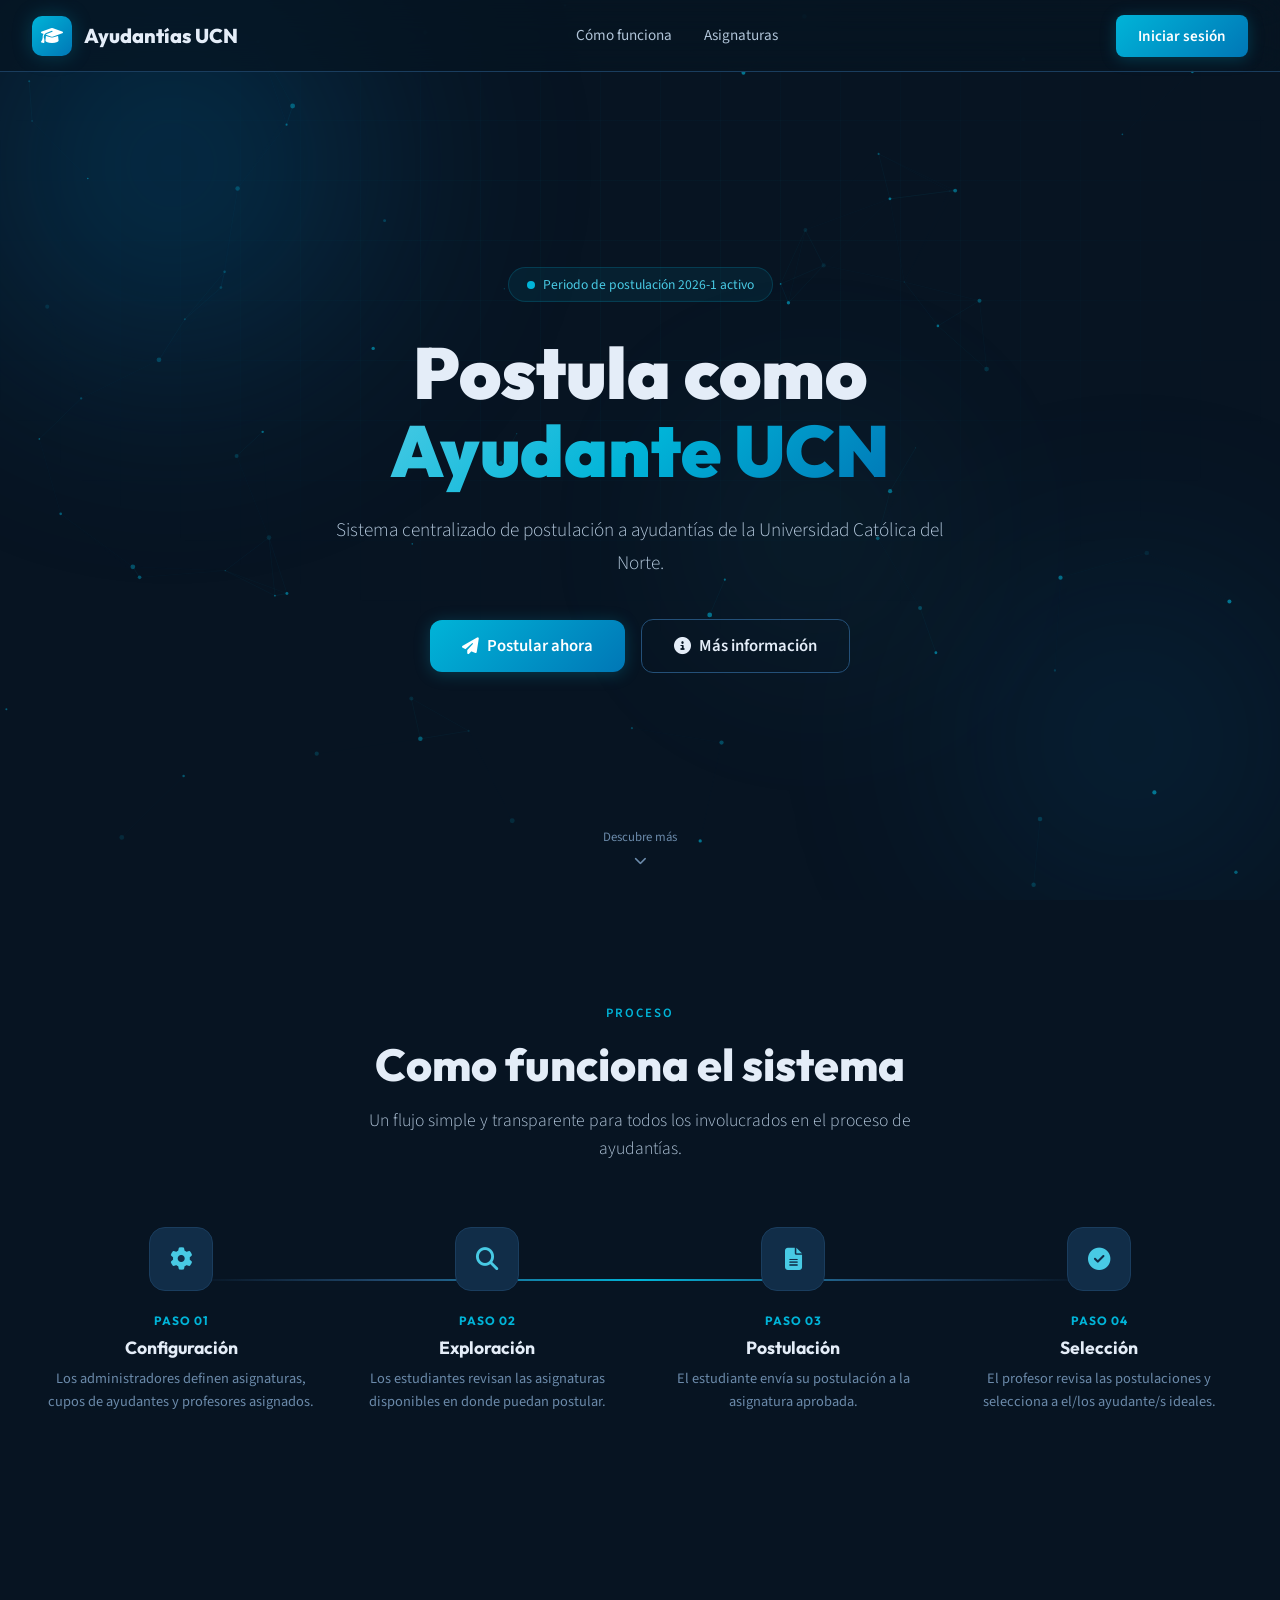
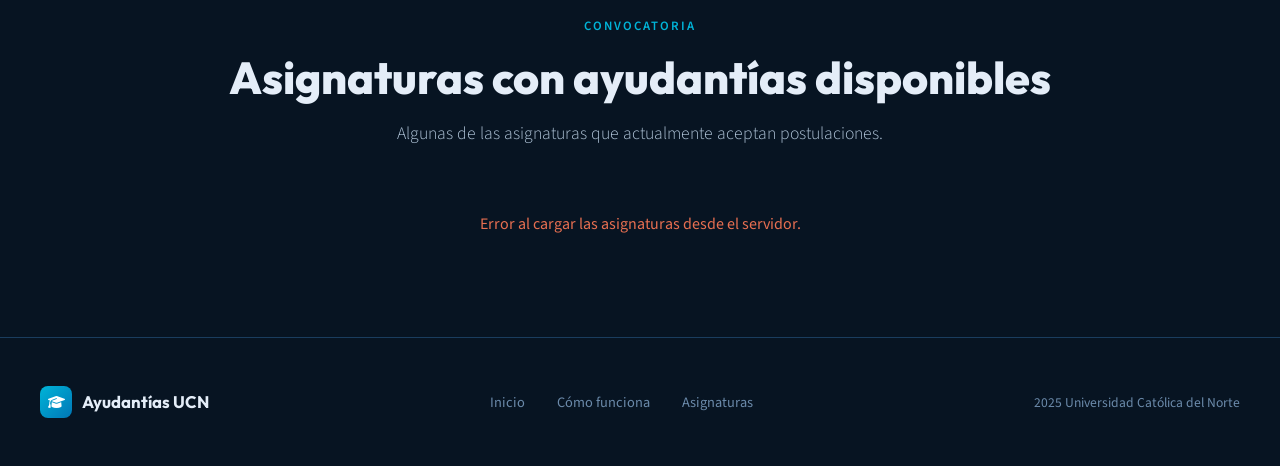
<file: index.html>
<!DOCTYPE html>
<html lang="es">
<head>
  <meta charset="UTF-8">
  <meta name="viewport" content="width=device-width, initial-scale=1.0">
  <title>Ayudantías UCN</title>
  <link rel="stylesheet" href="css/styles.css">
  <link href="https://fonts.googleapis.com/css2?family=Outfit:wght@200;400;600;800;900&family=Source+Sans+3:wght@300;400;600;700&display=swap" rel="stylesheet">
  <link rel="stylesheet" href="https://cdnjs.cloudflare.com/ajax/libs/font-awesome/6.5.1/css/all.min.css">
</head>
<body>

  
  <div class="bg-atmosphere">
    <div class="orb orb-1"></div>
    <div class="orb orb-2"></div>
    <div class="orb orb-3"></div>
  </div>
  <div class="bg-grid"></div>
  <canvas id="particleCanvas"></canvas>

 
  <div class="content-wrapper">

    
    <nav class="navbar" id="navbar">
      <a href="#" class="nav-brand">
        <div class="brand-icon"><i class="fas fa-graduation-cap"></i></div>
        Ayudantías UCN
      </a>
      <ul class="nav-links" id="navLinks">
        <li><a href="#como-funciona">Cómo funciona</a></li>
        <li><a href="#asignaturas">Asignaturas</a></li>
      </ul>
      <div class="nav-actions">
        <button class="btn btn-primary" onclick="openModal('login')">Iniciar sesión</button>
        <button class="nav-toggle" id="navToggle" aria-label="Abrir menú">
          <i class="fas fa-bars"></i>
        </button>
      </div>
    </nav>

    
    <section class="hero">
      <div class="hero-inner">
        <div class="hero-badge">
          <span class="pulse-dot"></span>
          Periodo de postulación 2026-1 activo
        </div>
        <h1>
          Postula como<br>
          <span class="gradient-text">Ayudante UCN</span>
        </h1>
        <p class="hero-desc">
          Sistema centralizado de postulación a ayudantías de la Universidad Católica del Norte. 
        </p>
        <div class="hero-actions">
          <button class="btn btn-primary btn-large" onclick="openModal('login')">
            <i class="fas fa-paper-plane"></i>
            Postular ahora
          </button>
          <button class="btn btn-outline-light btn-large" onclick="document.getElementById('como-funciona').scrollIntoView({behavior:'smooth'})">
            <i class="fas fa-info-circle"></i>
            Más información
          </button>
        </div>
      </div>
      <div class="hero-scroll-hint">
        <span>Descubre más</span>
        <i class="fas fa-chevron-down"></i>
      </div>
    </section>

    
    <section id="como-funciona">
      <div class="section-container">
        <div class="section-header reveal">
          <span class="section-tag">Proceso</span>
          <h2>Como funciona el sistema</h2>
          <p>Un flujo simple y transparente para todos los involucrados en el proceso de ayudantías.</p>
        </div>
        <div class="steps-grid">
          <div class="step-card reveal">
            <div class="step-icon"><i class="fas fa-cog"></i></div>
            <div class="step-number">PASO 01</div>
            <h3>Configuración</h3>
            <p>Los administradores definen asignaturas, cupos de ayudantes y profesores asignados.</p>
          </div>
          <div class="step-card reveal">
            <div class="step-icon"><i class="fas fa-search"></i></div>
            <div class="step-number">PASO 02</div>
            <h3>Exploración</h3>
            <p>Los estudiantes revisan las asignaturas disponibles en donde puedan postular.</p>
          </div>
          <div class="step-card reveal">
            <div class="step-icon"><i class="fas fa-file-alt"></i></div>
            <div class="step-number">PASO 03</div>
            <h3>Postulación</h3>
            <p>El estudiante envía su postulación a la asignatura aprobada.</p>
          </div>
          <div class="step-card reveal">
            <div class="step-icon"><i class="fas fa-check-circle"></i></div>
            <div class="step-number">PASO 04</div>
            <h3>Selección</h3>
            <p>El profesor revisa las postulaciones y selecciona a el/los ayudante/s ideales.</p>
          </div>
        </div>
      </div>
    </section>

    
    <section id="asignaturas">
      <div class="section-container">
        <div class="section-header reveal">
          <span class="section-tag">Convocatoria</span>
          <h2>Asignaturas con ayudantías disponibles</h2>
          <p>Algunas de las asignaturas que actualmente aceptan postulaciones.</p>
        </div>
        <div class="courses-grid reveal" id="coursesGrid">
          <!-- Se llena con JS -->
        </div>
      </div>
    </section>

  
    <footer class="footer">
      <div class="footer-inner">
        <div class="footer-brand">
          <div class="brand-icon"><i class="fas fa-graduation-cap"></i></div>
          Ayudantías UCN
        </div>
        <ul class="footer-links">
          <li><a href="#">Inicio</a></li>
          <li><a href="#como-funciona">Cómo funciona</a></li>
          <li><a href="#asignaturas">Asignaturas</a></li>
        </ul>
        <div class="footer-copy">2025 Universidad Católica del Norte</div>
      </div>
    </footer>
  </div>

  
  <div class="modal-overlay" id="modalOverlay" role="dialog" aria-modal="true">
    <div class="modal">
      <div class="modal-header">
        <h3 id="modalTitle">Iniciar sesión</h3>
        <button class="modal-close" onclick="closeModal()" aria-label="Cerrar modal">
          <i class="fas fa-times"></i>
        </button>
      </div>
      <div class="modal-body" id="modalBody">
        <!-- Se llena con JS -->
      </div>
    </div>
  </div>

  <div class="modal-overlay" id="googleMockOverlay" role="dialog" aria-modal="true">
    <div class="modal" style="max-width: 400px;">
      <div class="modal-header">
        <h3 style="font-size: 1.1rem; font-weight: 600; display: flex; align-items: center; gap: 10px;">
          <svg width="20" height="20" viewBox="0 0 48 48"><path fill="#EA4335" d="M24 9.5c3.54 0 6.71 1.22 9.21 3.6l6.85-6.85C35.9 2.38 30.47 0 24 0 14.62 0 6.51 5.38 2.56 13.22l7.98 6.19C12.43 13.72 17.74 9.5 24 9.5z"/><path fill="#4285F4" d="M46.98 24.55c0-1.57-.15-3.09-.38-4.55H24v9.02h12.94c-.58 2.96-2.26 5.48-4.78 7.18l7.73 6c4.51-4.18 7.09-10.36 7.09-17.65z"/><path fill="#FBBC05" d="M10.53 28.59c-.48-1.45-.76-2.99-.76-4.59s.27-3.14.76-4.59l-7.98-6.19C.92 16.46 0 20.12 0 24c0 3.88.92 7.54 2.56 10.78l7.97-6.19z"/><path fill="#34A853" d="M24 48c6.48 0 11.93-2.13 15.89-5.81l-7.73-6c-2.15 1.45-4.92 2.3-8.16 2.3-6.26 0-11.57-4.22-13.47-9.91l-7.98 6.19C6.51 42.62 14.62 48 24 48z"/></svg>
          Acceder por primera vez
        </h3>
        <button class="modal-close" onclick="closeGoogleMock()" aria-label="Cerrar modal">
          <i class="fas fa-times"></i>
        </button>
      </div>
      <div class="modal-body" id="googleMockBody" style="text-align: center;">
        <!-- Se llena con JS -->
      </div>
    </div>
  </div>

 
  <div class="toast-container" id="toastContainer"></div>

  <script src="js/common.js" defer></script>
  <script src="js/landing.js" defer></script>
  <script src="js/particles.js" defer></script>

</body>
</html>
</file>
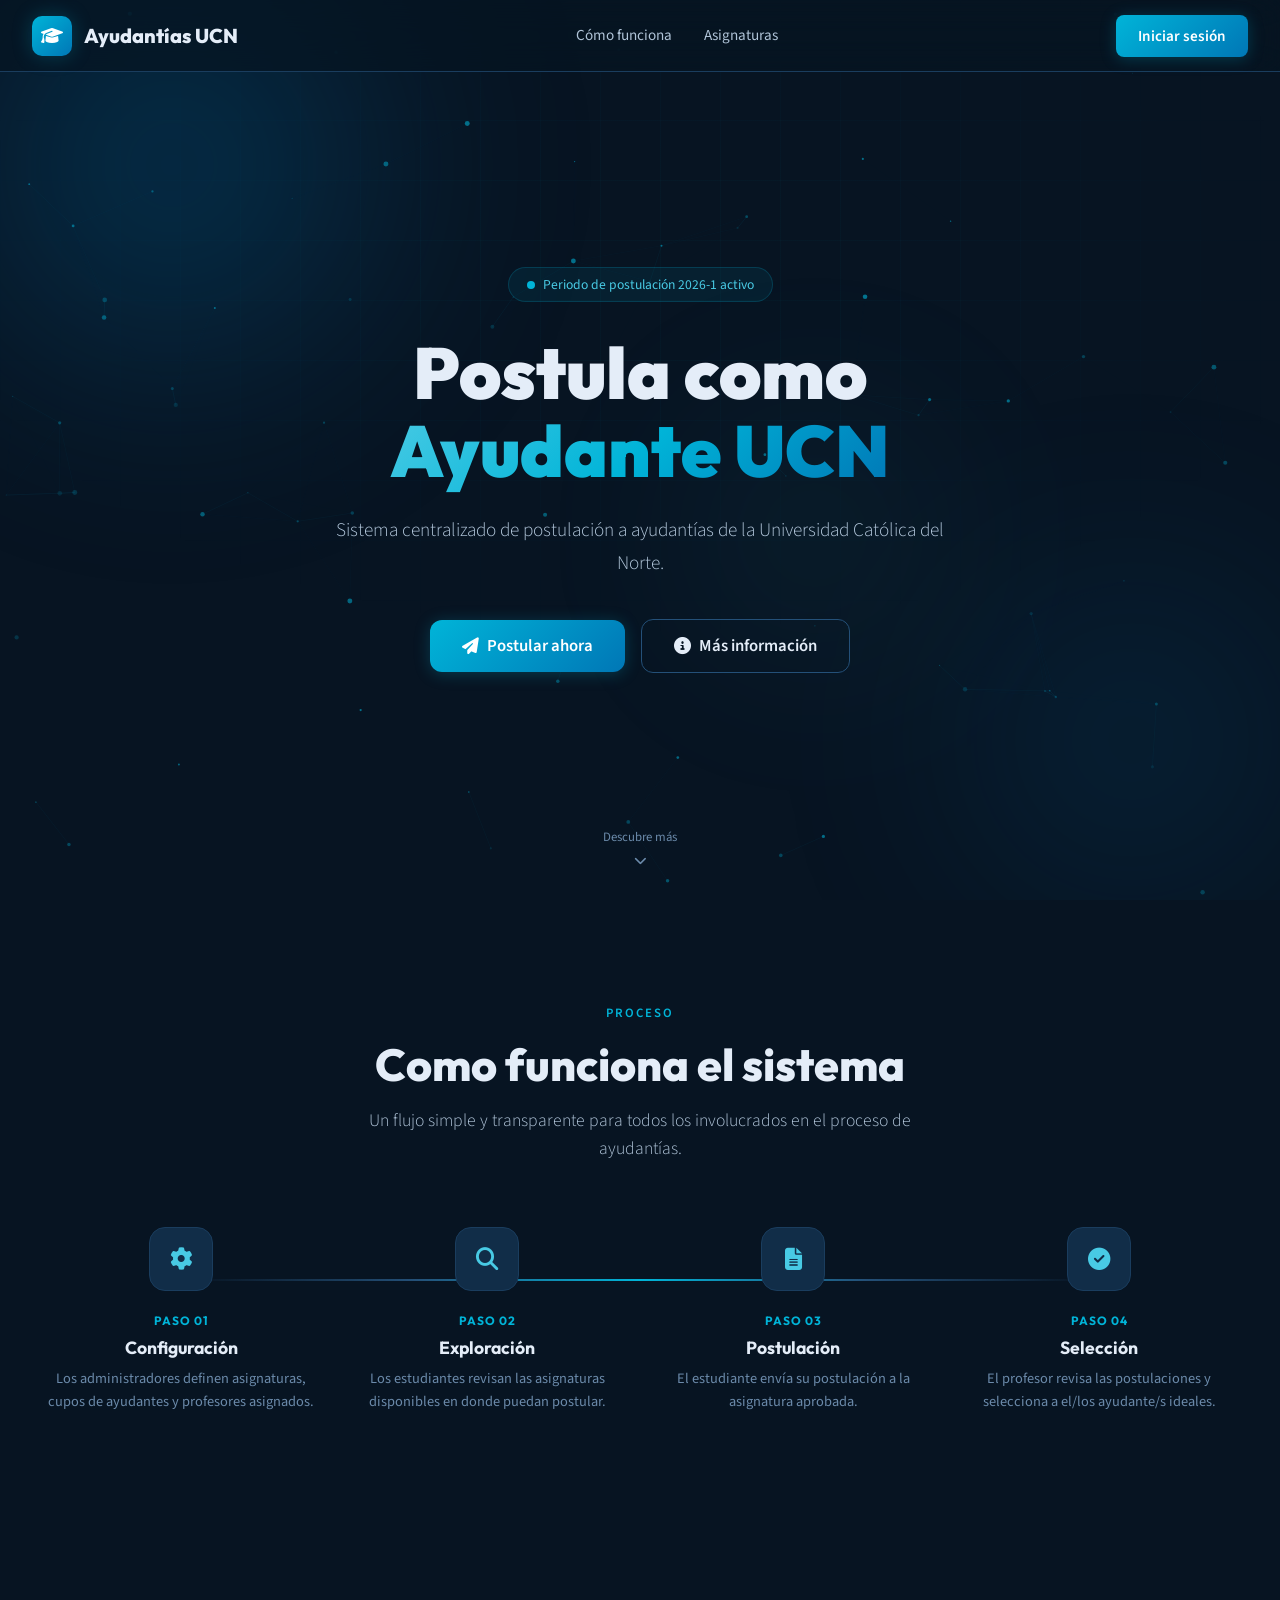
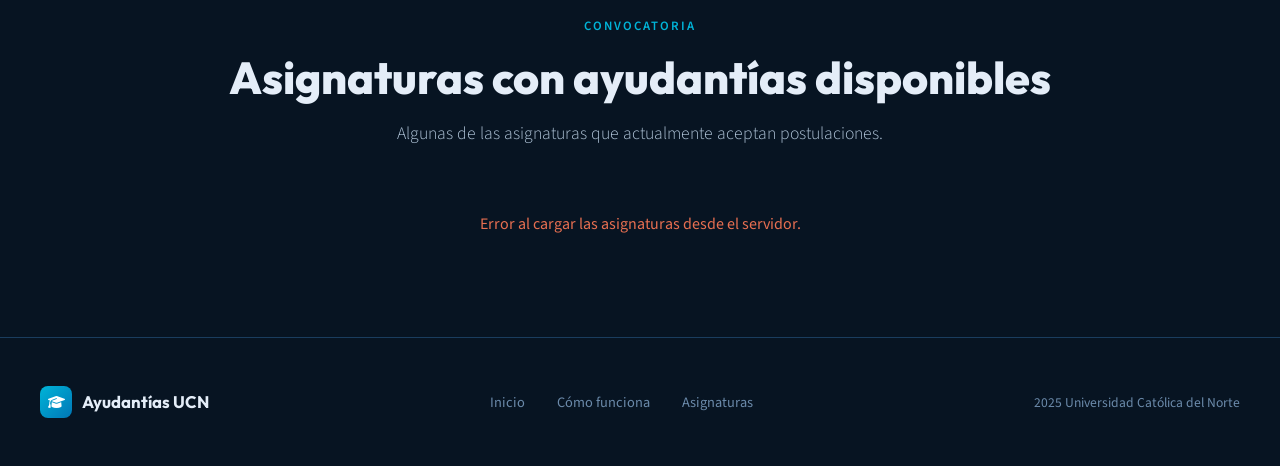
<file: admin.html>
<!DOCTYPE html>
<html lang="es">
<head>
  <meta charset="UTF-8">
  <meta name="viewport" content="width=device-width, initial-scale=1.0">
  <title>Ayudantías UCN | Panel Administrador</title>
  <link rel="stylesheet" href="css/styles.css">
  <link href="https://fonts.googleapis.com/css2?family=Outfit:wght@200;400;600;800;900&family=Source+Sans+3:wght@300;400;600;700&display=swap" rel="stylesheet">
  <link rel="stylesheet" href="https://cdnjs.cloudflare.com/ajax/libs/font-awesome/6.5.1/css/all.min.css">
</head>
<body>

  <div id="app-admin" class="app-page" style="display:block;">
    <header class="app-header">
      <div class="app-header-left">
        <div class="brand-icon-sm" style="background: linear-gradient(135deg, var(--warning), #d48a42);"><i class="fas fa-cogs"></i></div>
        <span>Sistema de Ayudantías</span>
        <span style="font-size:0.75rem; color:var(--warning); font-weight:700; margin-left:8px; opacity:0.8;">| Panel Administrador</span>
      </div>
      <div class="app-header-right">
        <div class="app-user-pill">
          <div class="app-avatar-sm" style="background: linear-gradient(135deg, var(--warning), #d48a42);" id="adminHeaderAvatar">AD</div>
          <span id="adminHeaderName">Administrador</span>
        </div>
        <button class="btn btn-ghost" style="padding: 8px 16px;" onclick="Sesion.limpiar(); window.location.href='index.html';">
          <i class="fas fa-sign-out-alt"></i> Salir
        </button>
      </div>
    </header>

    <div class="app-content" style="padding-top: 2rem;">
      <div style="max-width: 960px; margin: 0 auto; padding: 0 1.5rem 4rem;">

        <div style="margin-bottom: 2.5rem; display: flex; justify-content: space-between; align-items: center; flex-wrap: wrap; gap: 1rem;">
          <div>
            <h2 style="font-size: 1.8rem;">Apertura de Ayudantías</h2>
            <p style="color: var(--muted);">Configura qué asignaturas aceptarán postulaciones este semestre.</p>
          </div>
          
          <button id="btnSincronizar" class="btn btn-primary" onclick="sincronizarDatosUCN()" style="background: linear-gradient(135deg, var(--accent), var(--accent-deep)); box-shadow: 0 4px 16px var(--accent-glow);">
            <i class="fas fa-sync-alt"></i> Sincronizar Datos UCN
          </button>
        </div>

        <div class="panel-card" style="margin-bottom: 3rem;">
          <h3 style="margin-bottom: 1.5rem; font-size: 1.2rem; border-bottom: 1px solid var(--border); padding-bottom: 10px;">Nueva Apertura</h3>
          <form id="formApertura" style="display: grid; grid-template-columns: 1fr 1fr; gap: 20px;">
            
            <div class="form-group" style="grid-column: span 2;">
              <label>Asignatura (Catálogo)</label>
              <select id="selectRamo" class="form-input" required>
                <option value="">Cargando asignaturas...</option>
              </select>
            </div>

            <div class="form-group">
              <label>NRC Específico</label>
              <input type="text" id="inputNrc" class="form-input" placeholder="Ej: 10404" list="nrcSuggestions" required>
              <datalist id="nrcSuggestions"></datalist>
            </div>

            <div class="form-group">
              <label>Cantidad de Cupos</label>
              <input type="number" id="inputCupos" class="form-input" min="1" value="1" required>
            </div>

            <div class="form-group" style="grid-column: span 2;">
              <label>Profesor a Cargo</label>
              <select id="selectProfesor" class="form-input" required>
                <option value="">Cargando profesores...</option>
              </select>
            </div>

            <div style="grid-column: span 2; text-align: right; margin-top: 10px;">
              <button type="submit" class="btn btn-primary" style="background: linear-gradient(135deg, var(--warning), #d48a42); box-shadow: 0 4px 16px rgba(244,162,97,0.3);">
                <i class="fas fa-plus"></i> Abrir Ayudantía
              </button>
            </div>
          </form>
        </div>

        <h3 style="margin-bottom: 1rem; font-size: 1.2rem;">Ayudantías Configuradas</h3>
        <div id="adminAyudantiasGrid" style="display: grid; grid-template-columns: 1fr 1fr; gap: 20px;">
          <p style="color:var(--muted);">Cargando panel...</p>
        </div>

      </div>
    </div>
  </div>

  <div class="toast-container" id="toastContainer"></div>
  <script src="js/common.js" defer></script>
  <script src="js/admin.js" defer></script>
</body>
</html>
</file>
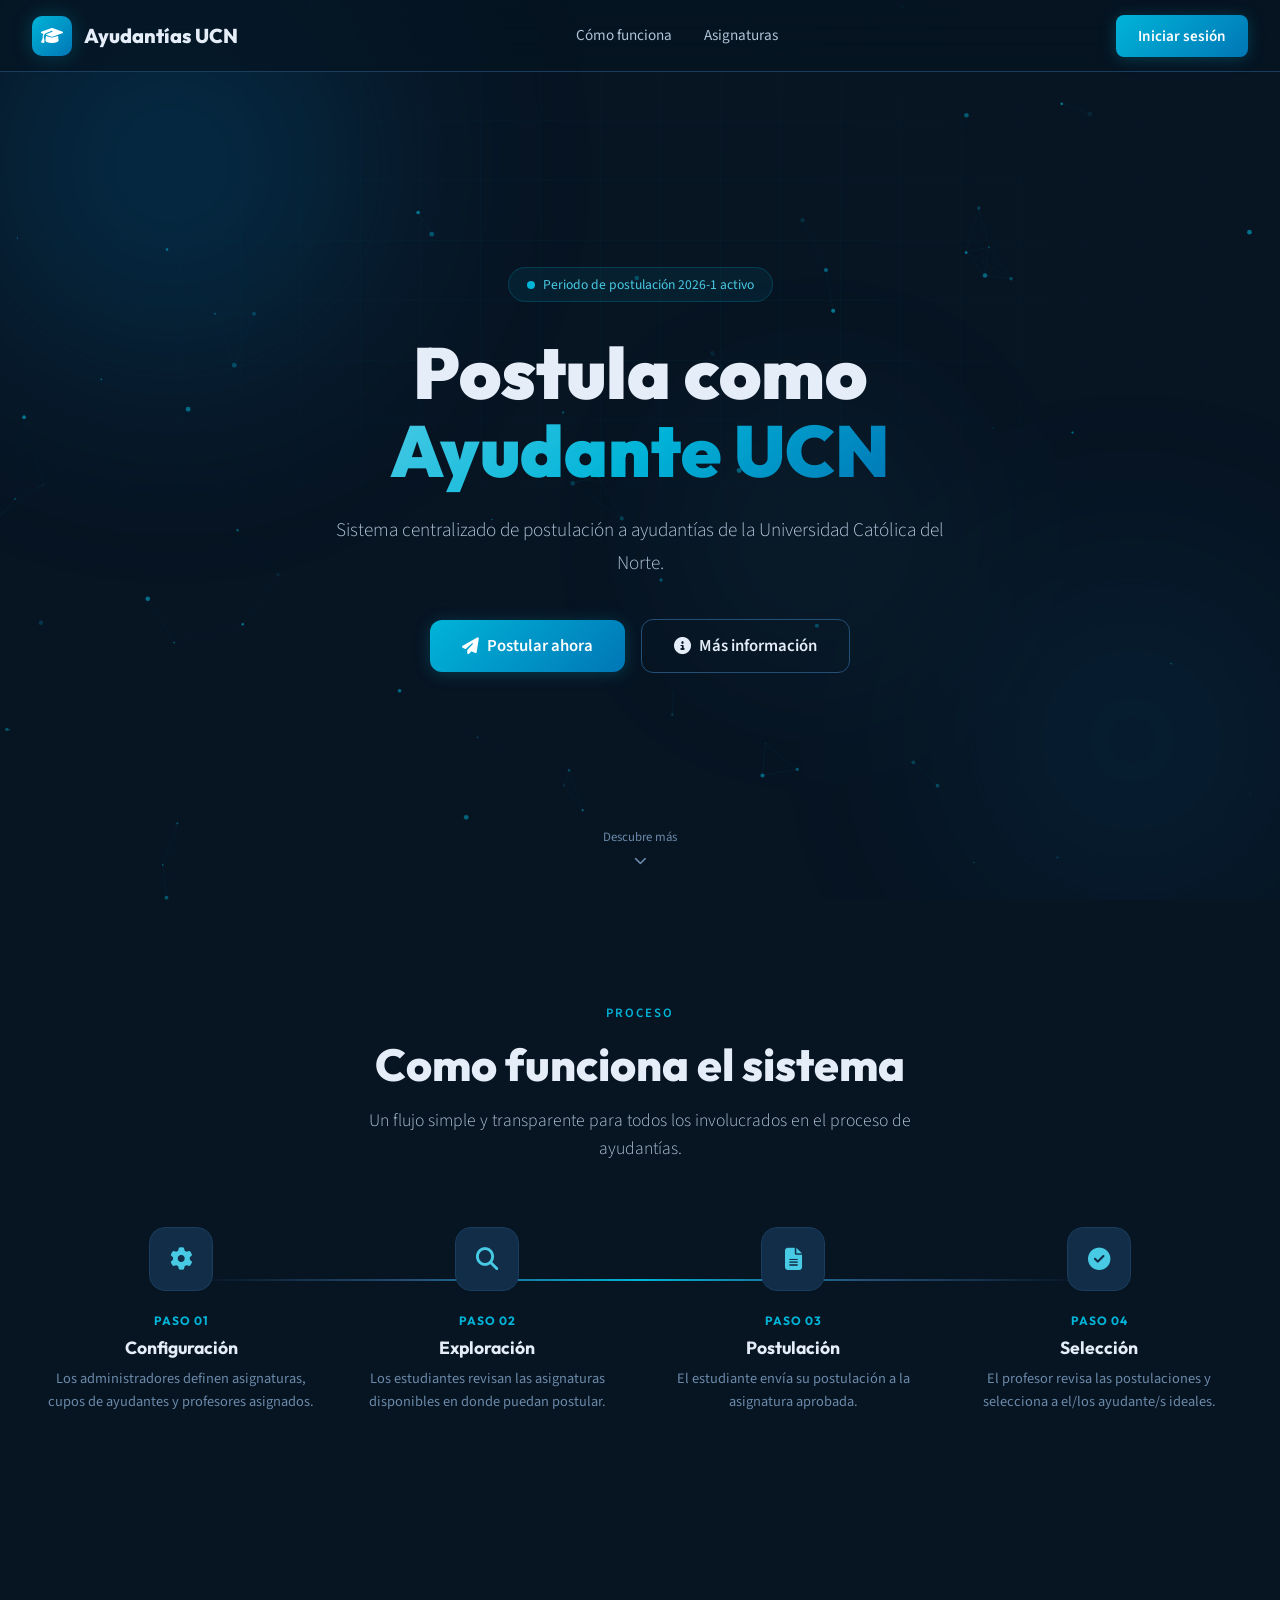
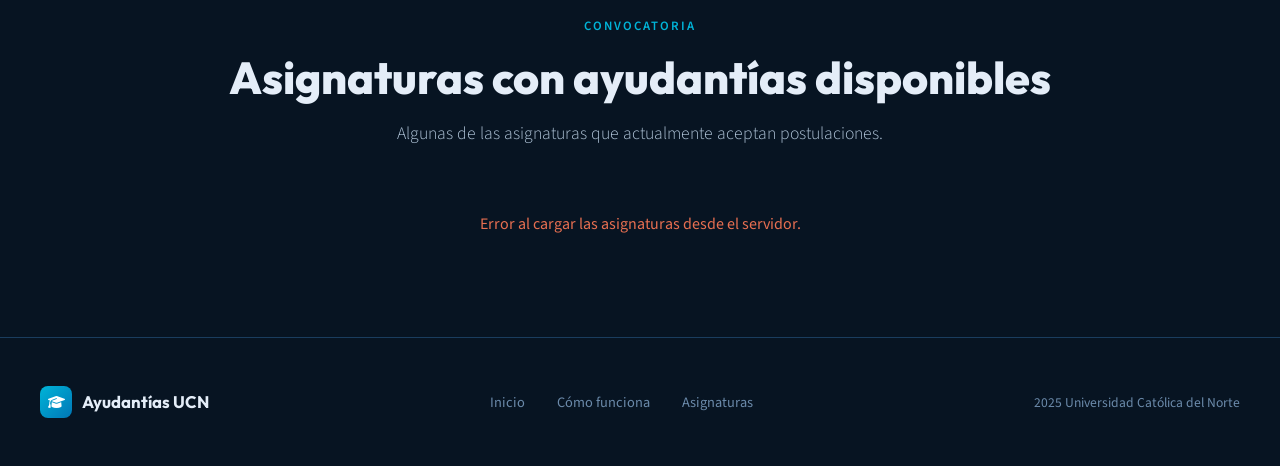
<file: docente.html>
<!DOCTYPE html>
<html lang="es">
<head>
  <meta charset="UTF-8">
  <meta name="viewport" content="width=device-width, initial-scale=1.0">
  <title>Ayudantías UCN | Panel Docente</title>
  <link rel="stylesheet" href="css/styles.css">
  <link href="https://fonts.googleapis.com/css2?family=Outfit:wght@200;400;600;800;900&family=Source+Sans+3:wght@300;400;600;700&display=swap" rel="stylesheet">
  <link rel="stylesheet" href="https://cdnjs.cloudflare.com/ajax/libs/font-awesome/6.5.1/css/all.min.css">
</head>
<body>

  
  <div id="app-docente" class="app-page" style="display:block;">

    
    <header class="app-header">
      <div class="app-header-left">
        <div class="brand-icon-sm"><i class="fas fa-graduation-cap"></i></div>
        <span>Sistema de Ayudantías</span>
        <span id="docenteRoleBadge" style="font-size:0.75rem; color:var(--accent-light); font-weight:700; margin-left:8px; opacity:0.8;">| Panel Docente</span>
      </div>
      <div class="app-header-right">
        <div class="app-user-pill">
          <div class="app-avatar-sm" id="docenteHeaderAvatar">PD</div>
          <span id="docenteHeaderName">Profesor</span>
        </div>
        <button class="btn btn-ghost" style="padding: 8px 16px;" onclick="logoutDocente()">
          <i class="fas fa-sign-out-alt"></i> Salir
        </button>
      </div>
    </header>

    <div class="app-content" style="padding-top: 2rem;">
  <div style="max-width: 960px; margin: 0 auto; padding: 0 1.5rem 4rem;">

    <div style="margin-bottom: 3rem; display: flex; justify-content: space-between; align-items: center; flex-wrap: wrap; gap: 1rem;">
      
      <div>
        <span class="section-tag">Gestión Académica</span>
        <h2 id="docenteWelcomeText" style="margin-top: 0.5rem; font-size: 1.8rem;">Bienvenido, Profesor</h2>
        <p style="color: var(--muted);">Administra las postulaciones recibidas para tus asignaturas activas.</p>
      </div>

      <button id="btnDescargarExcel" class="btn btn-primary" onclick="descargarReporteExcel()" style="display: none;">
        <i class="fas fa-file-excel"></i> Descargar Excel
      </button>

    </div> <div id="docenteDashboardContent">
      <p style="color:var(--muted); text-align:center; padding: 3rem;">Cargando asignaturas y postulaciones...</p>
    </div>

  </div>
</div>
  </div>

 
  <div class="modal-overlay" id="confirmModalOverlay" role="dialog" aria-modal="true">
    <div class="modal" style="max-width: 400px; text-align: center;">
      <div class="modal-header" style="justify-content: center; border-bottom: none; padding-bottom: 0;">
        <h3 id="confirmTitle" style="font-size: 1.4rem;">Confirmar Acción</h3>
      </div>
      <div class="modal-body" style="padding-top: 1rem;">
        <p id="confirmMessage" style="color: var(--muted); margin-bottom: 2rem; font-size: 1.05rem;">¿Estás seguro?</p>
        <div style="display: flex; gap: 12px; justify-content: center;">
          <button class="btn btn-ghost" onclick="cerrarModalConfirmacion()">Cancelar</button>
          <button class="btn btn-primary" id="confirmActionBtn">Confirmar</button>
        </div>
      </div>
    </div>
  </div>

 
  <div class="toast-container" id="toastContainer"></div>

  <script src="js/common.js" defer></script>
  <script src="js/docente.js" defer></script>

</body>
</html>
</file>
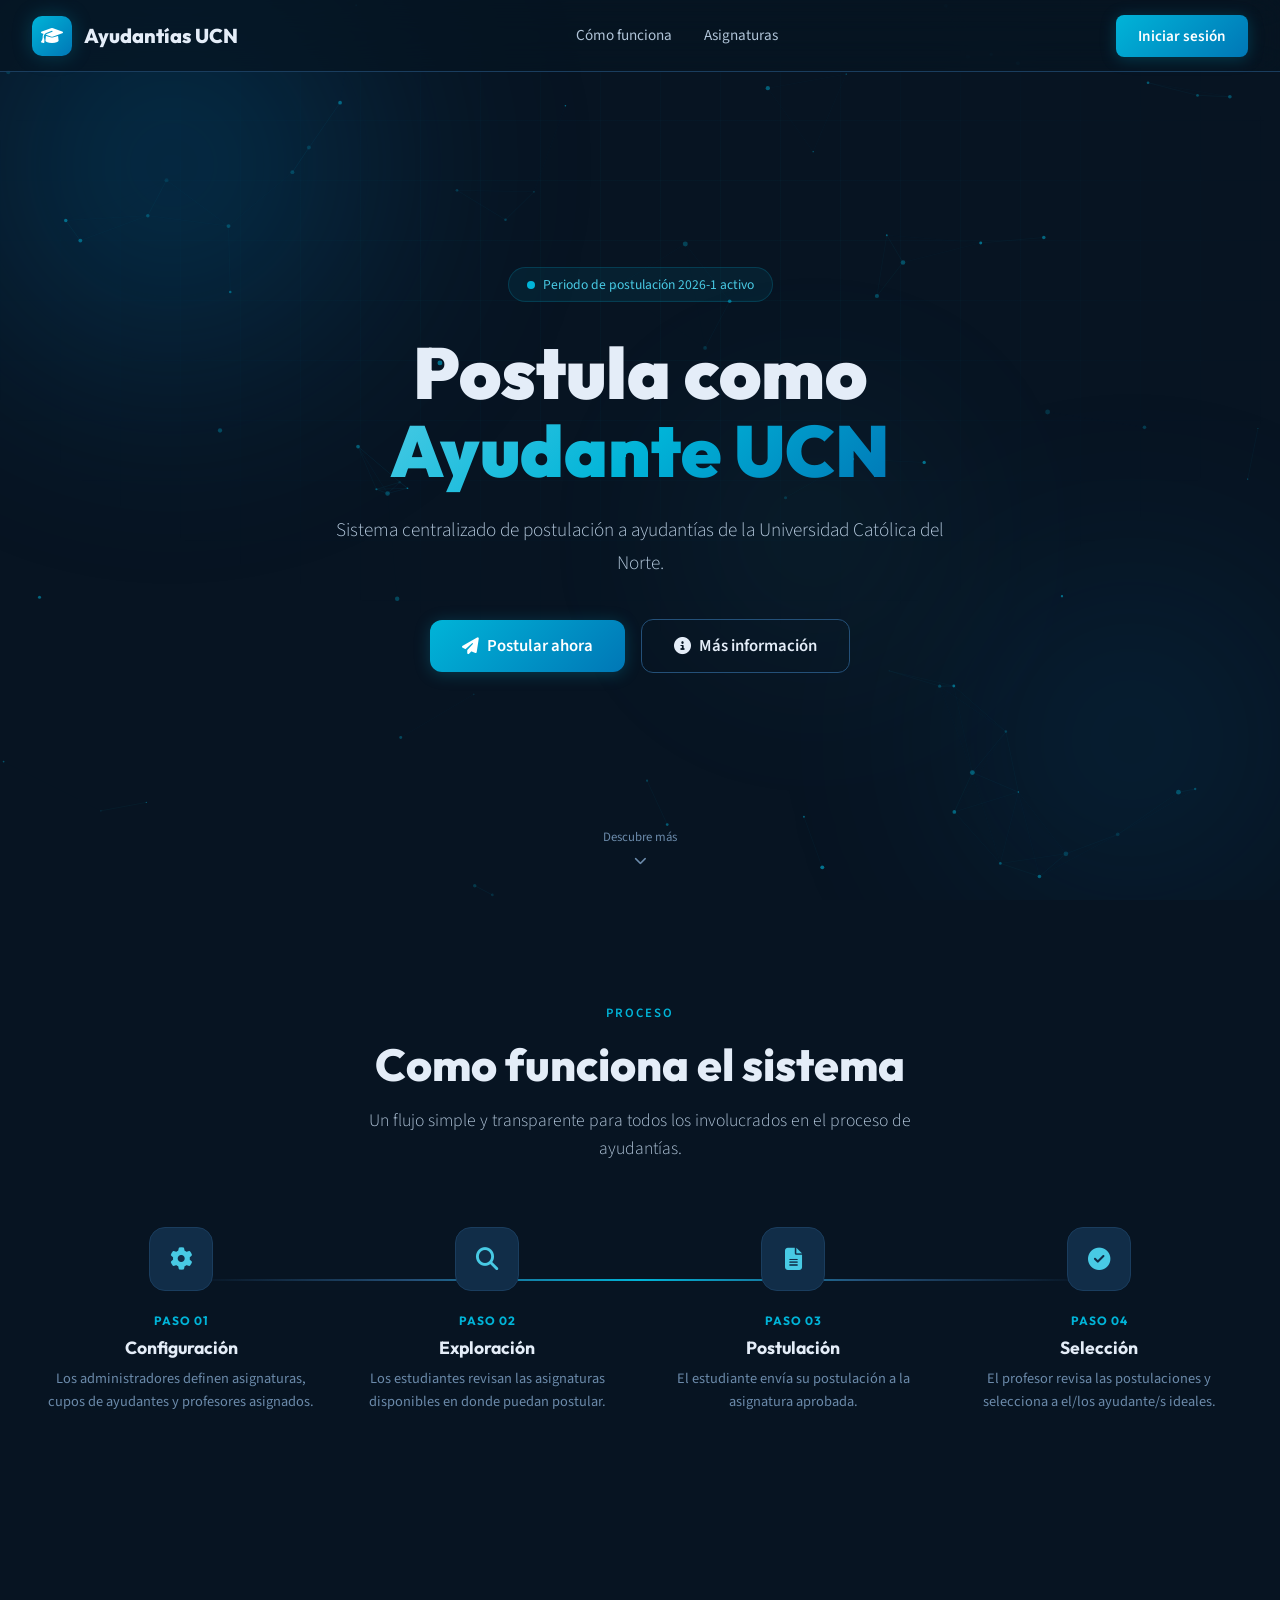
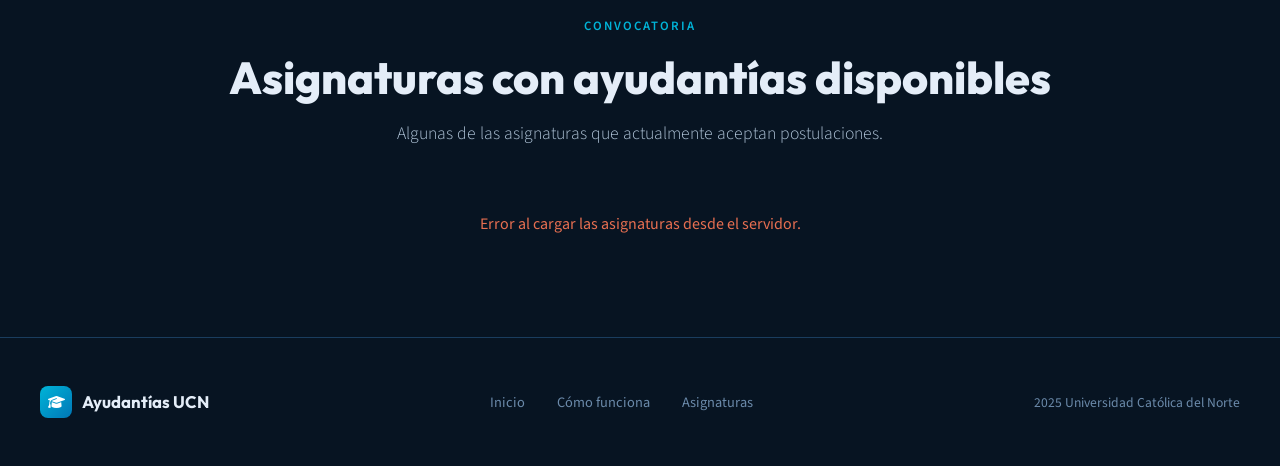
<file: estudiante.html>
<!DOCTYPE html>
<html lang="es">
<head>
  <meta charset="UTF-8">
  <meta name="viewport" content="width=device-width, initial-scale=1.0">
  <title>Ayudantías UCN | Panel Estudiante</title>
  <link rel="stylesheet" href="css/styles.css">
  <link href="https://fonts.googleapis.com/css2?family=Outfit:wght@200;400;600;800;900&family=Source+Sans+3:wght@300;400;600;700&display=swap" rel="stylesheet">
  <link rel="stylesheet" href="https://cdnjs.cloudflare.com/ajax/libs/font-awesome/6.5.1/css/all.min.css">
</head>
<body>

  
  <div id="app-estudiante" class="app-page" style="display:block;">

    
    <header class="app-header">
      <div class="app-header-left">
        <div class="brand-icon-sm"><i class="fas fa-graduation-cap"></i></div>
        <span>Sistema de Ayudantías</span>
      </div>
      <div class="app-header-right">
        <div class="app-user-pill">
          <div class="app-avatar-sm" id="headerAvatar">JP</div>
          <span id="headerName">Juan Pérez</span>
        </div>
        <button class="btn btn-ghost" style="padding: 8px 16px;" onclick="logout()">
          <i class="fas fa-sign-out-alt"></i> Salir
        </button>
      </div>
    </header>

    
    <div class="app-tabs-container">
      <div class="app-tabs">
        <button class="app-tab active" onclick="switchView('disponibles', this)">Postular a Ayudantías</button>
        <button class="app-tab" onclick="switchView('mis-postulaciones', this)">Mis Postulaciones</button>
        <button class="app-tab" onclick="switchView('perfil', this)">Mi Perfil</button>
      </div>
    </div>

   
    <div class="app-content">

      <div id="view-disponibles" class="view-section active">
        <div class="app-page-title">
          <h1>Asignaturas Disponibles</h1>
          <p>Postula solo a las asignaturas donde tu nota final es aprobada (≥ 4.0).</p>
        </div>
        <div class="available-courses-grid" id="dashCoursesGrid"></div>
      </div>

      <div id="view-mis-postulaciones" class="view-section">
        <div id="misPostulacionesContainer" class="postulaciones-list"></div>
        <div class="app-page-title">
          <h1>Estado de Mis Postulaciones</h1>
          <p>Revisa si los profesores ya han revisado tu postulación.</p>
        </div>
        <div class="table-wrapper">
          <table class="data-table">
            <thead>
              <tr><th>Código</th><th>Asignatura</th><th>Profesor</th><th>Estado</th><th>Acción</th></tr>
            </thead>
            <tbody id="tablePostulaciones"></tbody>
          </table>
        </div>
      </div>

      <div id="view-perfil" class="view-section">
        <div class="app-page-title">
          <h1>Mi Perfil Académico</h1>
          <p>Información extraída automáticamente del sistema UCN.</p>
        </div>
        <div class="table-wrapper">
          <table class="data-table">
            <tbody>
              <tr><td style="color:var(--muted); width:250px;">Nombre Completo</td><td style="font-weight:600;" id="perfilNombre">Juan Pérez</td></tr>
              <tr><td style="color:var(--muted);">RUT</td><td style="font-weight:600;" id="perfilRut">21.290.036-2</td></tr>
              <tr><td style="color:var(--muted);">Correo</td><td style="font-weight:600;" id="perfilCorreo">juan.perez@alumnos.ucn.cl</td></tr>
              <tr><td style="color:var(--muted);">PPA (Promedio Ponderado)</td><td style="font-weight:800; font-size:1.2rem; color:var(--accent-light);" id="perfilPPA">5.4</td></tr>
            </tbody>
          </table>
        </div>
      </div>

    </div>
  </div>

 
  <div id="modalPostulacion" class="modal-oculto" style="display: none;">
    <div class="modal-contenido">
      <span id="cerrarModalBtn" class="cerrar-btn">&times;</span>
      <h2>Postular a Ayudantía</h2>

      <form id="formPostulacion">
        <div class="resumen-postulacion">
          <div class="form-group">
            <label>Asignatura</label>
            <input type="text" id="postulacionAsignatura" class="form-input" readonly>
          </div>

          <div class="form-group resumen-mitad">
            <label>NRC</label>
            <input type="text" id="postulacionNrc" class="form-input" readonly>
          </div>

          <div class="form-group resumen-mitad">
            <label>Tu nota histórica</label>
            <input type="number" id="postulacionNota" class="form-input" step="0.1" readonly>
          </div>
        </div>

        <div class="form-group">
          <label for="postulacionMotivacion">¿Por qué quieres ser ayudante? <span style="font-weight:400; color:var(--muted);">(Opcional)</span></label>
          <textarea id="postulacionMotivacion" class="form-input" rows="4" placeholder="Escribe tu motivación aquí..."></textarea>
        </div>

        <button type="submit" class="btn btn-primary">
          <i class="fas fa-paper-plane"></i> Enviar Postulación
        </button>
      </form>
    </div>
  </div>

 
  <div class="toast-container" id="toastContainer"></div>

  
  <script src="js/common.js" defer></script>
  <script src="js/estudiante.js" defer></script>

  <div class="modal-overlay" id="confirmModalEstudiante" role="dialog" aria-modal="true">
    <div class="modal" style="max-width: 400px; text-align: center;">
      <div class="modal-header" style="justify-content: center; border-bottom: none; padding-bottom: 0;">
        <h3 style="font-size: 1.4rem;">Confirmar Retiro</h3>
      </div>
      <div class="modal-body" style="padding-top: 1rem;">
        <p id="confirmMessageEstudiante" style="color: var(--muted); margin-bottom: 2rem; font-size: 1.05rem;">¿Estás seguro?</p>
        <div style="display: flex; gap: 12px; justify-content: center;">
          <button class="btn btn-ghost" onclick="cerrarModalRetiro()">Cancelar</button>
          <button class="btn btn-primary" id="confirmRetiroBtn" style="background: var(--danger); box-shadow: 0 4px 16px rgba(231,111,81,0.4);">
            <i class="fas fa-trash"></i> Retirar
          </button>
        </div>
      </div>
    </div>
  </div>

</body>
</html>
</file>
<file: css/styles.css>
/* ========================================
       VARIABLES Y RESET
    ======================================== */
    :root {
      --bg: #071422;
      --bg-secondary: #0b1f33;
      --bg-tertiary: #0f2942;
      --card: #112d48;
      --card-hover: #15365a;
      --border: #1a3d5e;
      --border-light: #245078;
      --fg: #e4edf8;
      --fg-secondary: #b0c4d8;
      --muted: #6b8aaa;
      --accent: #00b4d8;
      --accent-light: #48cae4;
      --accent-glow: rgba(0, 180, 216, 0.25);
      --accent-deep: #0077b6;
      --accent-subtle: rgba(0, 180, 216, 0.08);
      --success: #2ec4b6;
      --warning: #f4a261;
      --danger: #e76f51;
      --radius: 12px;
      --radius-lg: 20px;
      --radius-sm: 8px;
      --shadow: 0 4px 24px rgba(0,0,0,0.3);
      --shadow-lg: 0 8px 48px rgba(0,0,0,0.4);
      --transition: 0.3s cubic-bezier(0.4, 0, 0.2, 1);
    }

    *, *::before, *::after {
      margin: 0; padding: 0; box-sizing: border-box;
    }

    html {
      scroll-behavior: smooth;
      font-size: 16px;
    }

    body {
      font-family: 'Source Sans 3', sans-serif;
      background: var(--bg);
      color: var(--fg);
      line-height: 1.6;
      overflow-x: hidden;
    }

    h1, h2, h3, h4, h5 {
      font-family: 'Outfit', sans-serif;
      line-height: 1.15;
    }

    a {
      color: var(--accent-light);
      text-decoration: none;
      transition: var(--transition);
    }

    a:hover { color: var(--accent); }

    /* ========================================
       FONDO ANIMADO (partículas y gradientes)
    ======================================== */
    .bg-atmosphere {
      position: fixed;
      inset: 0;
      z-index: 0;
      pointer-events: none;
      overflow: hidden;
    }

    .bg-atmosphere .orb {
      position: absolute;
      border-radius: 50%;
      filter: blur(100px);
      opacity: 0.35;
      animation: orbFloat 20s ease-in-out infinite;
    }

    .bg-atmosphere .orb-1 {
      width: 600px; height: 600px;
      background: radial-gradient(circle, var(--accent-deep), transparent 70%);
      top: -15%; left: -10%;
      animation-delay: 0s;
    }

    .bg-atmosphere .orb-2 {
      width: 500px; height: 500px;
      background: radial-gradient(circle, rgba(0,119,182,0.5), transparent 70%);
      bottom: -10%; right: -8%;
      animation-delay: -7s;
      animation-duration: 25s;
    }

    .bg-atmosphere .orb-3 {
      width: 350px; height: 350px;
      background: radial-gradient(circle, rgba(72,202,228,0.3), transparent 70%);
      top: 40%; left: 50%;
      animation-delay: -14s;
      animation-duration: 22s;
    }

    @keyframes orbFloat {
      0%, 100% { transform: translate(0, 0) scale(1); }
      25% { transform: translate(40px, -30px) scale(1.05); }
      50% { transform: translate(-20px, 40px) scale(0.95); }
      75% { transform: translate(30px, 20px) scale(1.02); }
    }

    /* Grid sutil de fondo */
    .bg-grid {
      position: fixed;
      inset: 0;
      z-index: 0;
      pointer-events: none;
      background-image:
        linear-gradient(rgba(0,180,216,0.03) 1px, transparent 1px),
        linear-gradient(90deg, rgba(0,180,216,0.03) 1px, transparent 1px);
      background-size: 60px 60px;
      mask-image: radial-gradient(ellipse 80% 60% at 50% 30%, black 20%, transparent 70%);
    }

    /* Canvas de partículas */
    #particleCanvas {
      position: fixed;
      inset: 0;
      z-index: 0;
      pointer-events: none;
    }

    /* ========================================
       CONTENIDO PRINCIPAL
    ======================================== */
    .content-wrapper {
      position: relative;
      z-index: 1;
    }

    /* ========================================
       NAVBAR
    ======================================== */
    .navbar {
      position: fixed;
      top: 0; left: 0; right: 0;
      z-index: 100;
      padding: 0 2rem;
      height: 72px;
      display: flex;
      align-items: center;
      justify-content: space-between;
      background: rgba(7, 20, 34, 0.7);
      backdrop-filter: blur(20px);
      border-bottom: 1px solid var(--border);
      transition: var(--transition);
    }

    .navbar.scrolled {
      background: rgba(7, 20, 34, 0.92);
      box-shadow: 0 2px 20px rgba(0,0,0,0.3);
    }

    .nav-brand {
      display: flex;
      align-items: center;
      gap: 12px;
      font-family: 'Outfit', sans-serif;
      font-weight: 800;
      font-size: 1.25rem;
      color: var(--fg);
    }

    .nav-brand .brand-icon {
      width: 40px; height: 40px;
      background: linear-gradient(135deg, var(--accent), var(--accent-deep));
      border-radius: 10px;
      display: flex;
      align-items: center;
      justify-content: center;
      font-size: 1.1rem;
      color: white;
      box-shadow: 0 0 20px var(--accent-glow);
    }

    .nav-links {
      display: flex;
      align-items: center;
      gap: 2rem;
      list-style: none;
    }

    .nav-links a {
      color: var(--fg-secondary);
      font-weight: 400;
      font-size: 0.95rem;
      position: relative;
      padding: 4px 0;
    }

    .nav-links a::after {
      content: '';
      position: absolute;
      bottom: -2px; left: 0;
      width: 0; height: 2px;
      background: var(--accent);
      transition: var(--transition);
      border-radius: 2px;
    }

    .nav-links a:hover { color: var(--fg); }
    .nav-links a:hover::after { width: 100%; }

    .nav-actions {
      display: flex;
      align-items: center;
      gap: 12px;
    }

    .btn {
      display: inline-flex;
      align-items: center;
      gap: 8px;
      padding: 10px 22px;
      border-radius: var(--radius-sm);
      font-family: 'Source Sans 3', sans-serif;
      font-weight: 600;
      font-size: 0.95rem;
      border: none;
      cursor: pointer;
      transition: var(--transition);
      white-space: nowrap;
    }

    .btn-ghost {
      background: transparent;
      color: var(--fg-secondary);
      border: 1px solid var(--border);
    }

    .btn-ghost:hover {
      background: var(--accent-subtle);
      color: var(--fg);
      border-color: var(--border-light);
    }

    .btn-primary {
      background: linear-gradient(135deg, var(--accent), var(--accent-deep));
      color: white;
      box-shadow: 0 2px 16px var(--accent-glow);
    }

    .btn-primary:hover {
      transform: translateY(-1px);
      box-shadow: 0 4px 24px rgba(0,180,216,0.4);
    }

    .btn-primary:active { transform: translateY(0); }

    .btn-large {
      padding: 14px 32px;
      font-size: 1.05rem;
      border-radius: var(--radius);
    }

    .btn-outline-light {
      background: transparent;
      color: var(--fg);
      border: 1.5px solid var(--border-light);
    }

    .btn-outline-light:hover {
      background: rgba(255,255,255,0.05);
      border-color: var(--accent);
    }

    /* Mobile toggle */
    .nav-toggle {
      display: none;
      background: none;
      border: none;
      color: var(--fg);
      font-size: 1.4rem;
      cursor: pointer;
    }

    /* ========================================
       HERO
    ======================================== */
    .hero {
      min-height: 100vh;
      display: flex;
      align-items: center;
      justify-content: center;
      padding: 120px 2rem 80px;
      position: relative;
    }

    .hero-inner {
      max-width: 900px;
      text-align: center;
    }

    .hero-badge {
      display: inline-flex;
      align-items: center;
      gap: 8px;
      padding: 6px 18px;
      background: var(--accent-subtle);
      border: 1px solid rgba(0,180,216,0.2);
      border-radius: 50px;
      font-size: 0.85rem;
      color: var(--accent-light);
      margin-bottom: 2rem;
      animation: fadeSlideUp 0.8s ease-out;
    }

    .hero-badge .pulse-dot {
      width: 8px; height: 8px;
      background: var(--accent);
      border-radius: 50%;
      animation: pulse 2s ease-in-out infinite;
    }

    @keyframes pulse {
      0%, 100% { opacity: 1; transform: scale(1); }
      50% { opacity: 0.5; transform: scale(0.8); }
    }

    .hero h1 {
      font-size: clamp(2.8rem, 6vw, 4.5rem);
      font-weight: 900;
      line-height: 1.08;
      margin-bottom: 1.5rem;
      animation: fadeSlideUp 0.8s ease-out 0.15s both;
    }

    .hero h1 .gradient-text {
      background: linear-gradient(135deg, var(--accent-light), var(--accent), var(--accent-deep));
      -webkit-background-clip: text;
      -webkit-text-fill-color: transparent;
      background-clip: text;
    }

    .hero-desc {
      font-size: 1.2rem;
      color: var(--fg-secondary);
      max-width: 640px;
      margin: 0 auto 2.5rem;
      font-weight: 300;
      line-height: 1.7;
      animation: fadeSlideUp 0.8s ease-out 0.3s both;
    }

    .hero-actions {
      display: flex;
      align-items: center;
      justify-content: center;
      gap: 16px;
      flex-wrap: wrap;
      animation: fadeSlideUp 0.8s ease-out 0.45s both;
    }

    .hero-stats {
      display: flex;
      align-items: center;
      justify-content: center;
      gap: 3rem;
      margin-top: 4rem;
      animation: fadeSlideUp 0.8s ease-out 0.6s both;
    }

    .hero-stat {
      text-align: center;
    }

    .hero-stat .stat-number {
      font-family: 'Outfit', sans-serif;
      font-size: 2rem;
      font-weight: 800;
      color: var(--accent-light);
    }

    .hero-stat .stat-label {
      font-size: 0.85rem;
      color: var(--muted);
      margin-top: 2px;
    }

    .hero-scroll-hint {
      position: absolute;
      bottom: 2rem;
      left: 50%;
      transform: translateX(-50%);
      display: flex;
      flex-direction: column;
      align-items: center;
      gap: 8px;
      color: var(--muted);
      font-size: 0.8rem;
      animation: bounce 2s ease-in-out infinite;
    }

    @keyframes bounce {
      0%, 100% { transform: translateX(-50%) translateY(0); }
      50% { transform: translateX(-50%) translateY(8px); }
    }

    @keyframes fadeSlideUp {
      from { opacity: 0; transform: translateY(24px); }
      to { opacity: 1; transform: translateY(0); }
    }

    /* ========================================
       SECCIONES GENERALES
    ======================================== */
    section {
      padding: 100px 2rem;
    }

    .section-container {
      max-width: 1200px;
      margin: 0 auto;
    }

    .section-header {
      text-align: center;
      margin-bottom: 4rem;
    }

    .section-tag {
      display: inline-block;
      font-size: 0.8rem;
      font-weight: 600;
      text-transform: uppercase;
      letter-spacing: 2px;
      color: var(--accent);
      margin-bottom: 1rem;
    }

    .section-header h2 {
      font-size: clamp(2rem, 4vw, 2.8rem);
      font-weight: 800;
      margin-bottom: 1rem;
    }

    .section-header p {
      font-size: 1.1rem;
      color: var(--fg-secondary);
      max-width: 560px;
      margin: 0 auto;
      font-weight: 300;
    }

    /* ========================================
       CÓMO FUNCIONA (pasos)
    ======================================== */
    .steps-grid {
      display: grid;
      grid-template-columns: repeat(4, 1fr);
      gap: 24px;
      position: relative;
    }

    /* Línea conectora */
    .steps-grid::before {
      content: '';
      position: absolute;
      top: 52px;
      left: 12.5%;
      right: 12.5%;
      height: 2px;
      background: linear-gradient(90deg, transparent, var(--border-light), var(--accent), var(--border-light), transparent);
      z-index: 0;
    }

    .step-card {
      text-align: center;
      position: relative;
      z-index: 1;
    }

    .step-icon {
      width: 64px; height: 64px;
      margin: 0 auto 1.25rem;
      border-radius: 16px;
      background: var(--card);
      border: 1px solid var(--border);
      display: flex;
      align-items: center;
      justify-content: center;
      font-size: 1.4rem;
      color: var(--accent-light);
      transition: var(--transition);
    }

    .step-card:hover .step-icon {
      background: #16385a; /* sólido, ligeramente más claro que --card, en vez del --accent-subtle transparente que dejaba ver la línea conectora de fondo */
      border-color: var(--accent);
      box-shadow: 0 0 30px var(--accent-glow);
      transform: translateY(-4px);
    }

    .step-number {
      font-family: 'Outfit', sans-serif;
      font-size: 0.75rem;
      font-weight: 700;
      color: var(--accent);
      margin-bottom: 0.5rem;
      letter-spacing: 1px;
    }

    .step-card h3 {
      font-size: 1.1rem;
      font-weight: 700;
      margin-bottom: 0.5rem;
    }

    .step-card p {
      font-size: 0.9rem;
      color: var(--muted);
      line-height: 1.6;
    }

    /* ========================================
       ROLES (tarjetas)
    ======================================== */
    .roles-section {
      background: var(--bg-secondary);
    }

    .roles-grid {
      display: grid;
      grid-template-columns: repeat(3, 1fr);
      gap: 28px;
    }

    .role-card {
      background: var(--bg);
      border: 1px solid var(--border);
      border-radius: var(--radius-lg);
      padding: 2.5rem 2rem;
      transition: var(--transition);
      position: relative;
      overflow: hidden;
    }

    .role-card::before {
      content: '';
      position: absolute;
      top: 0; left: 0; right: 0;
      height: 3px;
      background: linear-gradient(90deg, var(--accent), var(--accent-deep));
      opacity: 0;
      transition: var(--transition);
    }

    .role-card:hover {
      border-color: var(--border-light);
      transform: translateY(-4px);
      box-shadow: var(--shadow-lg);
    }

    .role-card:hover::before { opacity: 1; }

    .role-icon-wrap {
      width: 56px; height: 56px;
      border-radius: 14px;
      display: flex;
      align-items: center;
      justify-content: center;
      font-size: 1.3rem;
      margin-bottom: 1.5rem;
    }

    .role-card.estudiante .role-icon-wrap {
      background: rgba(46,196,182,0.12);
      color: var(--success);
    }

    .role-card.profesor .role-icon-wrap {
      background: rgba(0,180,216,0.12);
      color: var(--accent-light);
    }

    .role-card.admin .role-icon-wrap {
      background: rgba(244,162,97,0.12);
      color: var(--warning);
    }

    .role-card h3 {
      font-size: 1.3rem;
      font-weight: 700;
      margin-bottom: 0.75rem;
    }

    .role-card .role-desc {
      font-size: 0.95rem;
      color: var(--fg-secondary);
      margin-bottom: 1.5rem;
      line-height: 1.65;
    }

    .role-features {
      list-style: none;
      display: flex;
      flex-direction: column;
      gap: 10px;
    }

    .role-features li {
      display: flex;
      align-items: flex-start;
      gap: 10px;
      font-size: 0.9rem;
      color: var(--fg-secondary);
    }

    .role-features li i {
      margin-top: 3px;
      font-size: 0.75rem;
    }

    .role-card.estudiante .role-features li i { color: var(--success); }
    .role-card.profesor .role-features li i { color: var(--accent-light); }
    .role-card.admin .role-features li i { color: var(--warning); }

    /* ========================================
       ASIGNATURAS DESTACADAS
    ======================================== */
    .courses-grid {
      display: grid;
      grid-template-columns: repeat(auto-fill, minmax(280px, 1fr));
      gap: 20px;
    }

    .course-card {
      background: var(--card);
      border: 1px solid var(--border);
      border-radius: var(--radius);
      padding: 1.5rem;
      transition: var(--transition);
      cursor: pointer;
    }

    .course-card:hover {
      border-color: var(--border-light);
      background: var(--card-hover);
      transform: translateY(-2px);
      box-shadow: var(--shadow);
    }

    .course-header {
      display: flex;
      align-items: flex-start;
      justify-content: space-between;
      margin-bottom: 1rem;
    }

    .course-code {
      font-family: 'Outfit', sans-serif;
      font-size: 0.8rem;
      font-weight: 700;
      color: var(--accent);
      background: var(--accent-subtle);
      padding: 3px 10px;
      border-radius: 6px;
    }

    .course-slots {
      font-size: 0.8rem;
      color: var(--muted);
    }

    .course-card h3 {
      font-size: 1.05rem;
      font-weight: 700;
      margin-bottom: 0.4rem;
    }

    .course-card .course-prof {
      font-size: 0.85rem;
      color: var(--muted);
      margin-bottom: 1rem;
    }

    .course-card .course-prof i { margin-right: 4px; }

    .course-footer {
      display: flex;
      align-items: center;
      justify-content: space-between;
      padding-top: 1rem;
      border-top: 1px solid var(--border);
    }

    .course-dept {
      font-size: 0.8rem;
      color: var(--fg-secondary);
      background: rgba(255,255,255,0.04);
      padding: 3px 10px;
      border-radius: 6px;
    }

    .course-applicants {
      font-size: 0.85rem;
      color: var(--accent-light);
      display: flex;
      align-items: center;
      gap: 6px;
    }

    /* ========================================
       CTA FINAL
    ======================================== */
    .cta-section {
      padding: 100px 2rem;
    }

    .cta-box {
      max-width: 800px;
      margin: 0 auto;
      text-align: center;
      background: linear-gradient(135deg, var(--bg-tertiary), var(--card));
      border: 1px solid var(--border-light);
      border-radius: var(--radius-lg);
      padding: 4rem 3rem;
      position: relative;
      overflow: hidden;
    }

    .cta-box::before {
      content: '';
      position: absolute;
      top: -50%; left: -50%;
      width: 200%; height: 200%;
      background: radial-gradient(circle at 50% 0%, var(--accent-glow), transparent 50%);
      opacity: 0.3;
    }

    .cta-box > * { position: relative; z-index: 1; }

    .cta-box h2 {
      font-size: 2.2rem;
      font-weight: 800;
      margin-bottom: 1rem;
    }

    .cta-box p {
      font-size: 1.1rem;
      color: var(--fg-secondary);
      margin-bottom: 2rem;
      font-weight: 300;
    }

    .cta-actions {
      display: flex;
      justify-content: center;
      gap: 16px;
      flex-wrap: wrap;
    }

    /* ========================================
       FOOTER
    ======================================== */
    .footer {
      border-top: 1px solid var(--border);
      padding: 3rem 2rem;
    }

    .footer-inner {
      max-width: 1200px;
      margin: 0 auto;
      display: flex;
      align-items: center;
      justify-content: space-between;
      flex-wrap: wrap;
      gap: 1rem;
    }

    .footer-brand {
      display: flex;
      align-items: center;
      gap: 10px;
      font-family: 'Outfit', sans-serif;
      font-weight: 700;
      font-size: 1.05rem;
    }

    .footer-brand .brand-icon {
      width: 32px; height: 32px;
      background: linear-gradient(135deg, var(--accent), var(--accent-deep));
      border-radius: 8px;
      display: flex;
      align-items: center;
      justify-content: center;
      font-size: 0.85rem;
      color: white;
    }

    .footer-links {
      display: flex;
      gap: 2rem;
      list-style: none;
    }

    .footer-links a {
      color: var(--muted);
      font-size: 0.9rem;
    }

    .footer-links a:hover { color: var(--fg); }

    .footer-copy {
      font-size: 0.85rem;
      color: var(--muted);
    }

    /* ========================================
       MODAL LOGIN
    ======================================== */
    .modal-overlay {
      position: fixed;
      inset: 0;
      z-index: 200;
      background: rgba(0,0,0,0.6);
      backdrop-filter: blur(8px);
      display: flex;
      align-items: center;
      justify-content: center;
      padding: 2rem;
      opacity: 0;
      visibility: hidden;
      transition: var(--transition);
    }

    .modal-overlay.active {
      opacity: 1;
      visibility: visible;
    }

    .modal {
      background: var(--bg-secondary);
      border: 1px solid var(--border);
      border-radius: var(--radius-lg);
      width: 100%;
      max-width: 440px;
      box-shadow: var(--shadow-lg);
      transform: translateY(20px) scale(0.97);
      transition: var(--transition);
    }

    .modal-overlay.active .modal {
      transform: translateY(0) scale(1);
    }

    .modal-header {
      display: flex;
      align-items: center;
      justify-content: space-between;
      padding: 1.5rem 2rem 0;
    }

    .modal-header h3 {
      font-size: 1.3rem;
      font-weight: 800;
    }

    .modal-close {
      background: none;
      border: none;
      color: var(--muted);
      font-size: 1.2rem;
      cursor: pointer;
      width: 36px; height: 36px;
      border-radius: 8px;
      display: flex;
      align-items: center;
      justify-content: center;
      transition: var(--transition);
    }

    .modal-close:hover {
      background: rgba(255,255,255,0.05);
      color: var(--fg);
    }

    .modal-body {
      padding: 1.5rem 2rem 2rem;
    }

    /* Role selector en modal */
    .role-selector {
      display: grid;
      grid-template-columns: repeat(3, 1fr);
      gap: 10px;
      margin-bottom: 1.5rem;
    }

    .role-option {
      padding: 12px 8px;
      border-radius: var(--radius-sm);
      border: 1px solid var(--border);
      background: transparent;
      color: var(--fg-secondary);
      font-family: 'Source Sans 3', sans-serif;
      font-size: 0.85rem;
      font-weight: 600;
      cursor: pointer;
      transition: var(--transition);
      text-align: center;
      display: flex;
      flex-direction: column;
      align-items: center;
      gap: 6px;
    }

    .role-option i { font-size: 1.1rem; }

    .role-option:hover {
      border-color: var(--border-light);
      background: var(--accent-subtle);
    }

    .role-option.selected {
      border-color: var(--accent);
      background: var(--accent-subtle);
      color: var(--accent-light);
    }

    /* Form inputs */
    .form-group {
      margin-bottom: 1rem;
    }

    .form-group label {
      display: block;
      font-size: 0.85rem;
      font-weight: 600;
      color: var(--fg-secondary);
      margin-bottom: 6px;
    }

    .form-input {
      width: 100%;
      padding: 11px 14px;
      background: var(--bg);
      border: 1px solid var(--border);
      border-radius: var(--radius-sm);
      color: var(--fg);
      font-family: 'Source Sans 3', sans-serif;
      font-size: 0.95rem;
      transition: var(--transition);
      outline: none;
    }

    .form-input:focus {
      border-color: var(--accent);
      box-shadow: 0 0 0 3px var(--accent-glow);
    }

    .form-input::placeholder {
      color: var(--muted);
    }

    .form-footer {
      margin-top: 1.5rem;
    }

    .form-footer .btn {
      width: 100%;
      justify-content: center;
    }

    .form-switch {
      text-align: center;
      margin-top: 1rem;
      font-size: 0.9rem;
      color: var(--muted);
    }

    .form-switch a {
      color: var(--accent-light);
      font-weight: 600;
    }

    /* ========================================
       TOAST NOTIFICATION
    ======================================== */
    .toast-container {
      position: fixed;
      top: 84px;
      right: 1.5rem;
      z-index: 300;
      display: flex;
      flex-direction: column;
      gap: 10px;
    }

    .toast {
      padding: 14px 20px;
      background: var(--card);
      border: 1px solid var(--border);
      border-radius: var(--radius-sm);
      color: var(--fg);
      font-size: 0.9rem;
      box-shadow: var(--shadow);
      display: flex;
      align-items: center;
      gap: 10px;
      animation: toastIn 0.4s ease-out;
      min-width: 280px;
    }

    .toast.toast-out {
      animation: toastOut 0.3s ease-in forwards;
    }

    .toast i { font-size: 1.1rem; }
    .toast.success i { color: var(--success); }
    .toast.error i { color: var(--danger); }
    .toast.info i { color: var(--accent-light); }

    @keyframes toastIn {
      from { opacity: 0; transform: translateX(40px); }
      to { opacity: 1; transform: translateX(0); }
    }

    @keyframes toastOut {
      from { opacity: 1; transform: translateX(0); }
      to { opacity: 0; transform: translateX(40px); }
    }

    /* ========================================
       SCROLL REVEAL
    ======================================== */
    .reveal {
      opacity: 0;
      transform: translateY(30px);
      transition: opacity 0.7s ease-out, transform 0.7s ease-out;
    }

    .reveal.visible {
      opacity: 1;
      transform: translateY(0);
    }

    /* ========================================
       RESPONSIVE
    ======================================== */
    @media (max-width: 1024px) {
      .steps-grid {
        grid-template-columns: repeat(2, 1fr);
        gap: 2rem;
      }
      .steps-grid::before { display: none; }
      .roles-grid { grid-template-columns: 1fr; max-width: 500px; margin: 0 auto; }
    }

    @media (max-width: 768px) {
      .navbar { padding: 0 1rem; }
      .nav-links { display: none; }
      .nav-toggle { display: block; }

      .nav-links.mobile-open {
        display: flex;
        flex-direction: column;
        position: absolute;
        top: 72px; left: 0; right: 0;
        background: rgba(7,20,34,0.97);
        backdrop-filter: blur(20px);
        padding: 1.5rem;
        gap: 1rem;
        border-bottom: 1px solid var(--border);
      }

      .hero-stats {
        flex-direction: column;
        gap: 1.5rem;
      }

      .steps-grid { grid-template-columns: 1fr; max-width: 360px; margin: 0 auto; }
      .courses-grid { grid-template-columns: 1fr; }

      .cta-box { padding: 2.5rem 1.5rem; }

      .footer-inner {
        flex-direction: column;
        text-align: center;
      }

      .footer-links { flex-wrap: wrap; justify-content: center; gap: 1rem; }
    }

    @media (max-width: 480px) {
      .hero-actions { flex-direction: column; width: 100%; }
      .hero-actions .btn { width: 100%; justify-content: center; }
      .role-selector { grid-template-columns: 1fr; }
    }

    /* Accesibilidad: movimiento reducido */
    @media (prefers-reduced-motion: reduce) {
      *, *::before, *::after {
        animation-duration: 0.01ms !important;
        transition-duration: 0.01ms !important;
      }
    }
    /* ========================================
     APP ESTUDIANTE (Navegación por Tabs)
    ======================================== */
    .app-page {
      min-height: 100vh;
      background: var(--bg);
      display: none; /* Oculto por defecto */
    }

    .app-header {
      background: var(--bg-secondary);
      border-bottom: 1px solid var(--border);
      padding: 1rem 2rem;
      display: flex;
      align-items: center;
      justify-content: space-between;
      position: sticky;
      top: 0;
      z-index: 50;
      backdrop-filter: blur(10px);
    }

    .app-header-left {
      display: flex; align-items: center; gap: 15px;
    }
    .app-header-left .brand-icon-sm {
      width: 32px; height: 32px; background: linear-gradient(135deg, var(--accent), var(--accent-deep));
      border-radius: 8px; display: flex; align-items: center; justify-content: center;
      font-size: 0.85rem; color: white;
    }
    .app-header-left span { font-family: 'Outfit', sans-serif; font-weight: 700; font-size: 1rem; }

    .app-header-right { display: flex; align-items: center; gap: 20px; }
    .app-user-pill {
      display: flex; align-items: center; gap: 10px;
      background: var(--card); padding: 6px 16px 6px 6px; border-radius: 50px;
      border: 1px solid var(--border);
    }
    .app-avatar-sm {
      width: 32px; height: 32px; border-radius: 50%;
      background: linear-gradient(135deg, var(--accent), var(--accent-deep));
      display: flex; align-items: center; justify-content: center;
      color: white; font-weight: 800; font-size: 0.75rem;
    }
    .app-user-pill span { font-size: 0.9rem; font-weight: 600; color: var(--fg-secondary); }

    /* Tabs de navegación */
    .app-tabs-container {
      background: var(--bg-tertiary);
      border-bottom: 1px solid var(--border);
      padding: 0 2rem;
      overflow-x: auto;
    }
    .app-tabs {
      display: flex; gap: 0; max-width: 800px; margin: 0 auto;
    }
    .app-tab {
      padding: 16px 24px;
      font-size: 0.95rem;
      font-weight: 600;
      color: var(--muted);
      border-bottom: 3px solid transparent;
      cursor: pointer;
      transition: var(--transition);
      white-space: nowrap;
      background: none; border-top: none; border-left: none; border-right: none;
      font-family: 'Source Sans 3', sans-serif;
    }
    .app-tab:hover { color: var(--fg-secondary); }
    .app-tab.active {
      color: var(--accent-light);
      border-bottom-color: var(--accent);
    }

    /* Contenido de la página */
    .app-content {
      max-width: 1100px;
      margin: 0 auto;
      padding: 2rem;
    }
    .app-page-title { margin-bottom: 2rem; }
    .app-page-title h1 { font-size: 1.8rem; font-weight: 800; margin-bottom: 0.5rem; }
    .app-page-title p { color: var(--muted); }

    .view-section { display: none; }
    .view-section.active { display: block; animation: fadeSlideUp 0.4s ease-out; }

    /* Grid de Asignaturas */
    .available-courses-grid {
      display: grid; grid-template-columns: repeat(auto-fill, minmax(300px, 1fr)); gap: 20px;
    }
    .dash-course-card {
      background: var(--card); border: 1px solid var(--border);
      border-radius: var(--radius); padding: 1.5rem; transition: var(--transition);
      display: flex; flex-direction: column; justify-content: space-between;
    }
    .dash-course-card .card-top { display: flex; justify-content: space-between; align-items: flex-start; margin-bottom: 1rem; }
    .dash-course-card h3 { font-size: 1.1rem; font-weight: 700; }
    .dash-course-card .meta { font-size: 0.85rem; color: var(--muted); display: flex; align-items: center; gap: 6px; margin-bottom: 0.5rem; }
    
    .btn-postular {
      margin-top: 1.5rem; width: 100%; justify-content: center;
      padding: 10px; border-radius: var(--radius-sm);
      background: var(--accent-subtle); color: var(--accent-light);
      border: 1px solid rgba(0,180,216,0.2); font-weight: 700; cursor: pointer;
      transition: var(--transition); font-family: 'Source Sans 3', sans-serif; font-size: 0.9rem;
    }
    .btn-postular:hover { background: var(--accent); color: white; border-color: var(--accent); }
    .btn-postular.applied {
      background: rgba(46,196,182,0.1); color: var(--success); border-color: rgba(46,196,182,0.3); cursor: default;
    }

    /* Tabla */
    .table-wrapper {
      background: var(--card); border: 1px solid var(--border); border-radius: var(--radius);
      overflow-x: auto;
    }
    .data-table { width: 100%; border-collapse: collapse; min-width: 500px; }
    .data-table th {
      text-align: left; padding: 1rem 1.5rem; font-size: 0.8rem;
      text-transform: uppercase; letter-spacing: 1px; color: var(--muted);
      background: var(--bg-secondary); border-bottom: 1px solid var(--border);
    }
    .data-table td { padding: 1rem 1.5rem; border-bottom: 1px solid var(--border); font-size: 0.95rem; }
    .data-table tr:last-child td { border-bottom: none; }
    .data-table tr:hover td { background: rgba(255,255,255,0.02); }

    .status-badge {
      padding: 4px 12px; border-radius: 50px; font-size: 0.8rem; font-weight: 700;
      display: inline-flex; align-items: center; gap: 6px;
    }
    .status-badge.revision { background: rgba(244,162,97,0.15); color: var(--warning); }
    .status-badge.aceptado { background: rgba(46,196,182,0.15); color: var(--success); }
    .status-badge.rechazado { background: rgba(231,111,81,0.15); color: var(--danger); }


    .modal-oculto {
      position: fixed;
      top: 0; left: 0; width: 100%; height: 100%;
      background: rgba(3, 10, 18, 0.75);
      backdrop-filter: blur(6px);
      display: flex;
      justify-content: center;
      align-items: center;
      z-index: 9999;
      padding: 1.5rem;
    }

    .modal-contenido {
      background: var(--bg-secondary);
      border: 1px solid var(--border);
      border-radius: var(--radius-lg);
      box-shadow: var(--shadow-lg);
      width: 100%;
      max-width: 520px;
      max-height: 90vh;
      overflow-y: auto;
      padding: 2rem 2.25rem 2.25rem;
      color: var(--fg);
      position: relative;
    }

    .modal-contenido h2 {
      font-size: 1.4rem;
      font-weight: 800;
      margin: 0 0 1.5rem;
      padding-right: 2rem;
      display: flex;
      align-items: center;
      gap: 10px;
    }

    .modal-contenido h2::before {
      content: '\f1d8'; /* fa-paper-plane */
      font-family: 'Font Awesome 6 Free';
      font-weight: 900;
      color: var(--accent);
      font-size: 1.1rem;
    }

    .cerrar-btn {
      position: absolute;
      top: 1.25rem;
      right: 1.25rem;
      width: 34px;
      height: 34px;
      display: flex;
      align-items: center;
      justify-content: center;
      border-radius: 8px;
      color: var(--muted);
      font-size: 1.3rem;
      line-height: 1;
      cursor: pointer;
      transition: var(--transition);
    }

    .cerrar-btn:hover {
      background: rgba(255,255,255,0.06);
      color: var(--fg);
    }

    /* Resumen de la asignatura a la que se postula: se ve como "tarjeta dentro
       de la tarjeta" para separar visualmente los datos fijos (asignatura,
       NRC, nota) del campo que el estudiante sí puede escribir (motivación) */
    .resumen-postulacion {
      background: var(--bg);
      border: 1px solid var(--border);
      border-radius: var(--radius);
      padding: 1.25rem 1.5rem;
      margin-bottom: 1.5rem;
      display: flex;
      flex-wrap: wrap;
      gap: 1rem 1.5rem;
    }

    .resumen-postulacion .form-group { margin-bottom: 0; flex: 1 1 100%; }
    .resumen-postulacion .form-group.resumen-mitad { flex: 1 1 auto; min-width: 140px; }

    #modalPostulacion input[readonly] {
      background: var(--card);
      border: 1px solid var(--border);
      color: var(--fg);
      cursor: default;
      font-weight: 700;
    }

    #postulacionAsignatura {
      font-size: 1.1rem;
      color: var(--accent-light);
    }

    #postulacionNrc {
      color: var(--fg-secondary);
      font-family: monospace;
      letter-spacing: 0.5px;
    }

    #postulacionNota {
      color: var(--success);
    }

    #modalPostulacion textarea#postulacionMotivacion {
      resize: vertical;
      min-height: 100px;
    }

    #modalPostulacion button[type="submit"] {
      width: 100%;
      justify-content: center;
      margin-top: 0.5rem;
      padding: 13px;
      font-size: 1rem;
    }


    @media (max-width: 768px) {
      .app-content { padding: 1.5rem 1rem; }
      .available-courses-grid { grid-template-columns: 1fr; }
      .app-user-pill span { display: none; }
      .app-tab { padding: 14px 16px; font-size: 0.9rem; }
    }
/* ── Panel Docente (movido desde <style> inline en index.html original) ── */
.panel-card {
  background: var(--card);
  border: 1px solid var(--border);
  border-radius: var(--radius-lg);
  padding: 2rem;
  margin-bottom: 2rem;
  box-shadow: var(--shadow);
}
.status-badge.status-pendiente { background: rgba(244,162,97,.2); color: var(--warning); border: 1px solid var(--warning); }
.status-badge.status-aprobado  { background: rgba(46,196,182,.2);  color: var(--success); border: 1px solid var(--success); }
.status-badge.status-rechazado { background: rgba(231,111,81,.15); color: var(--danger);  border: 1px solid var(--danger); }
</file>
